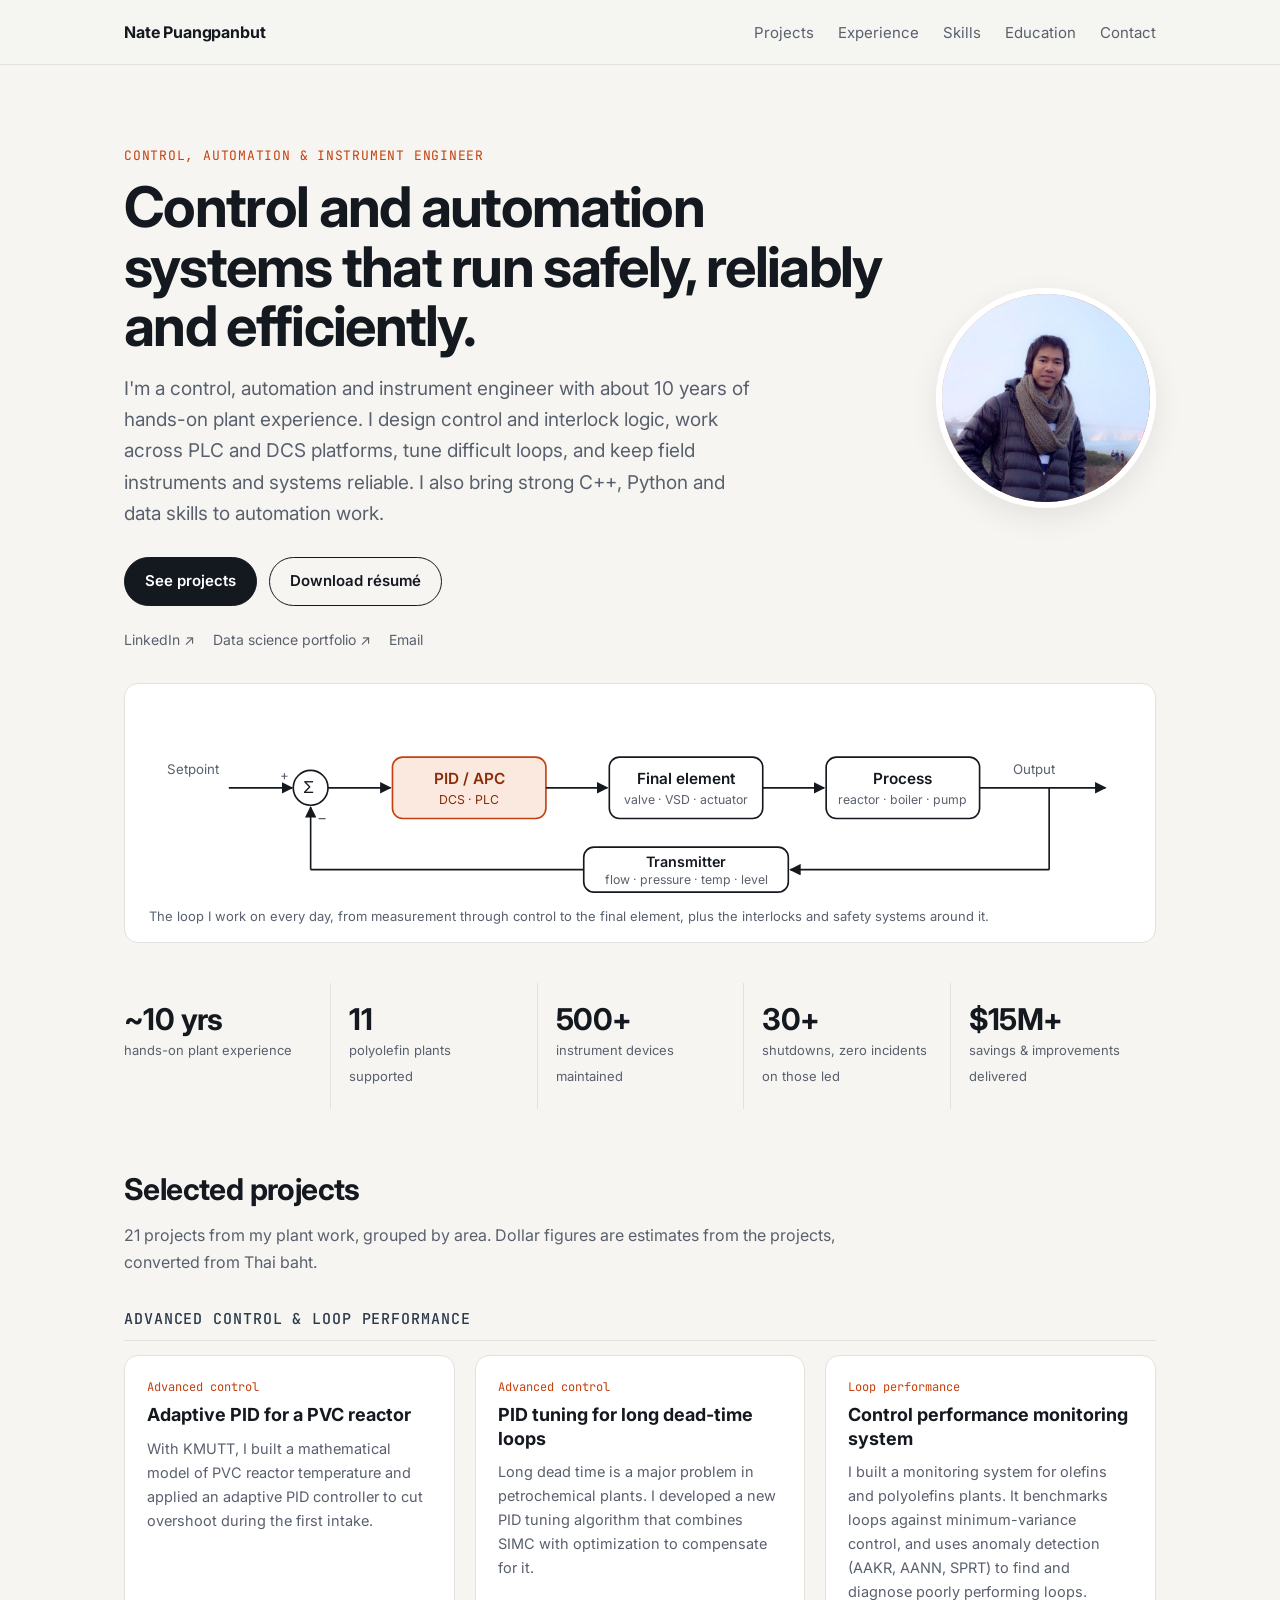
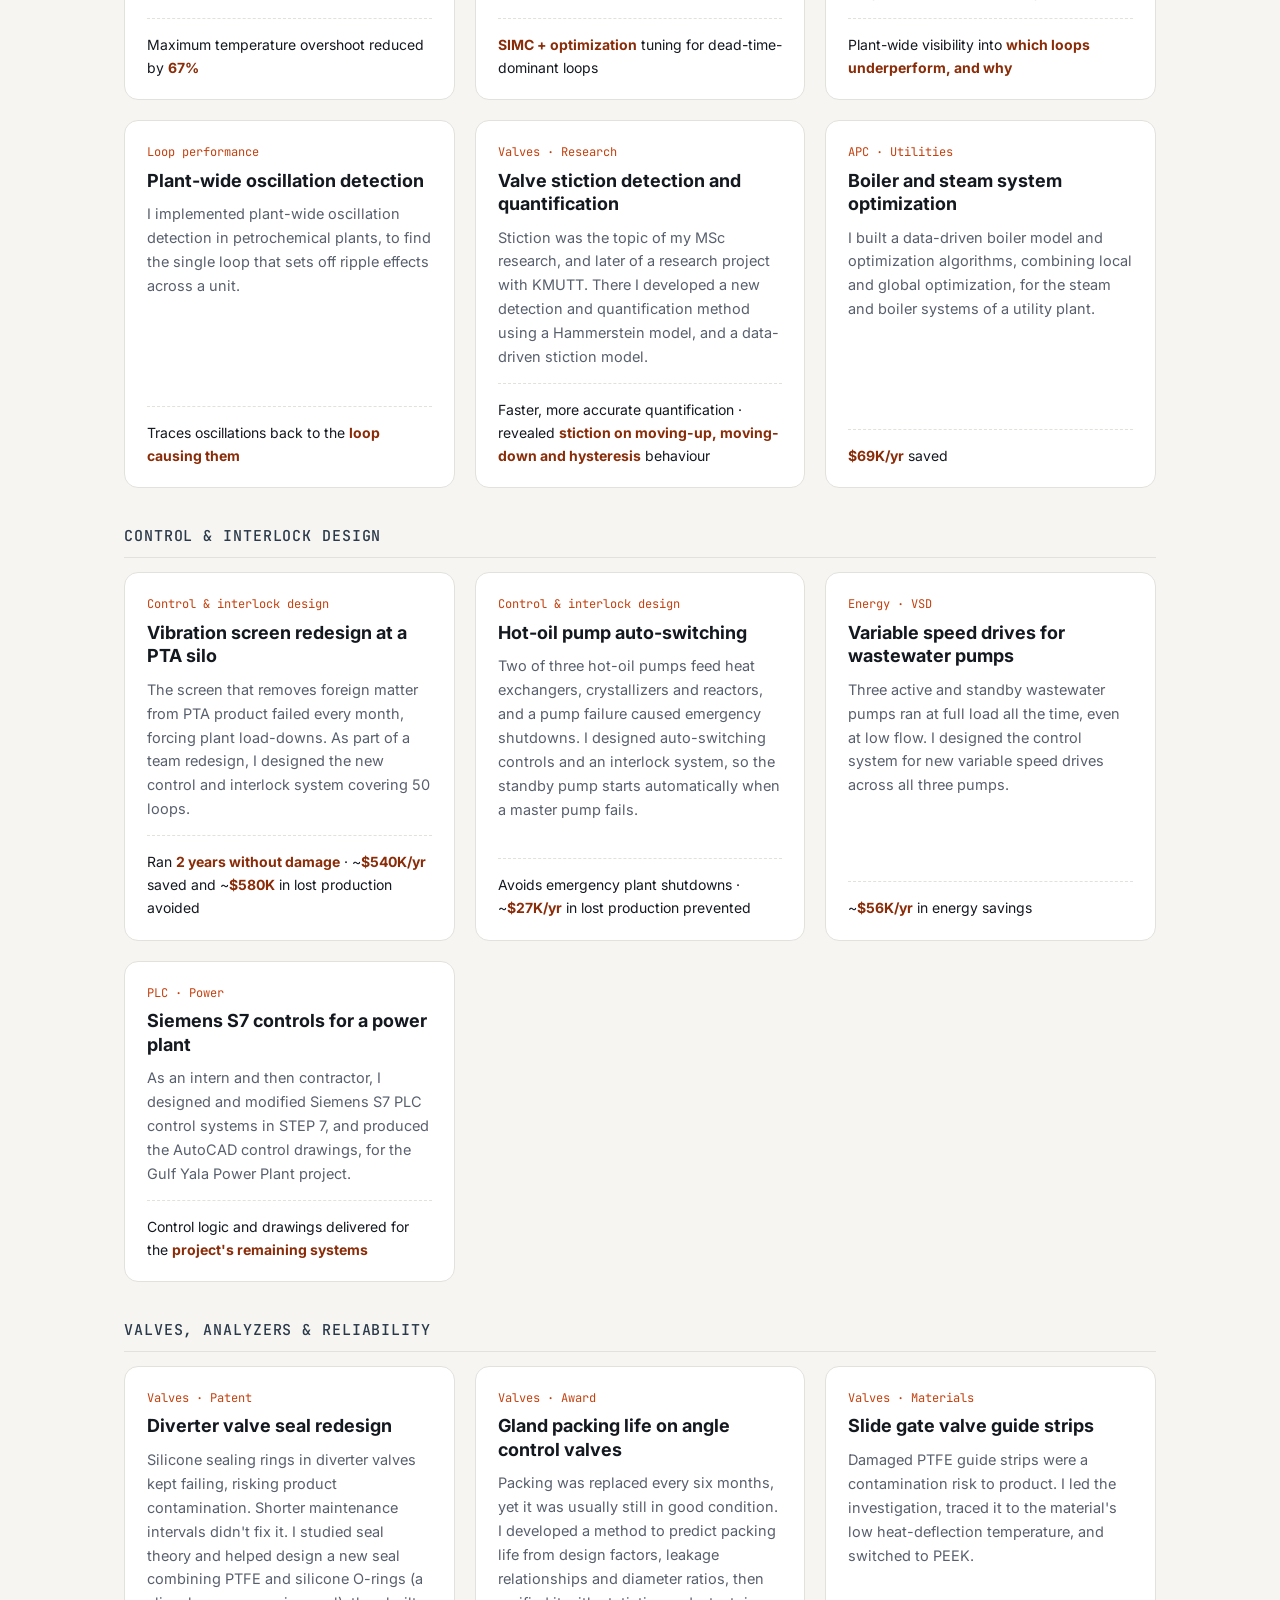
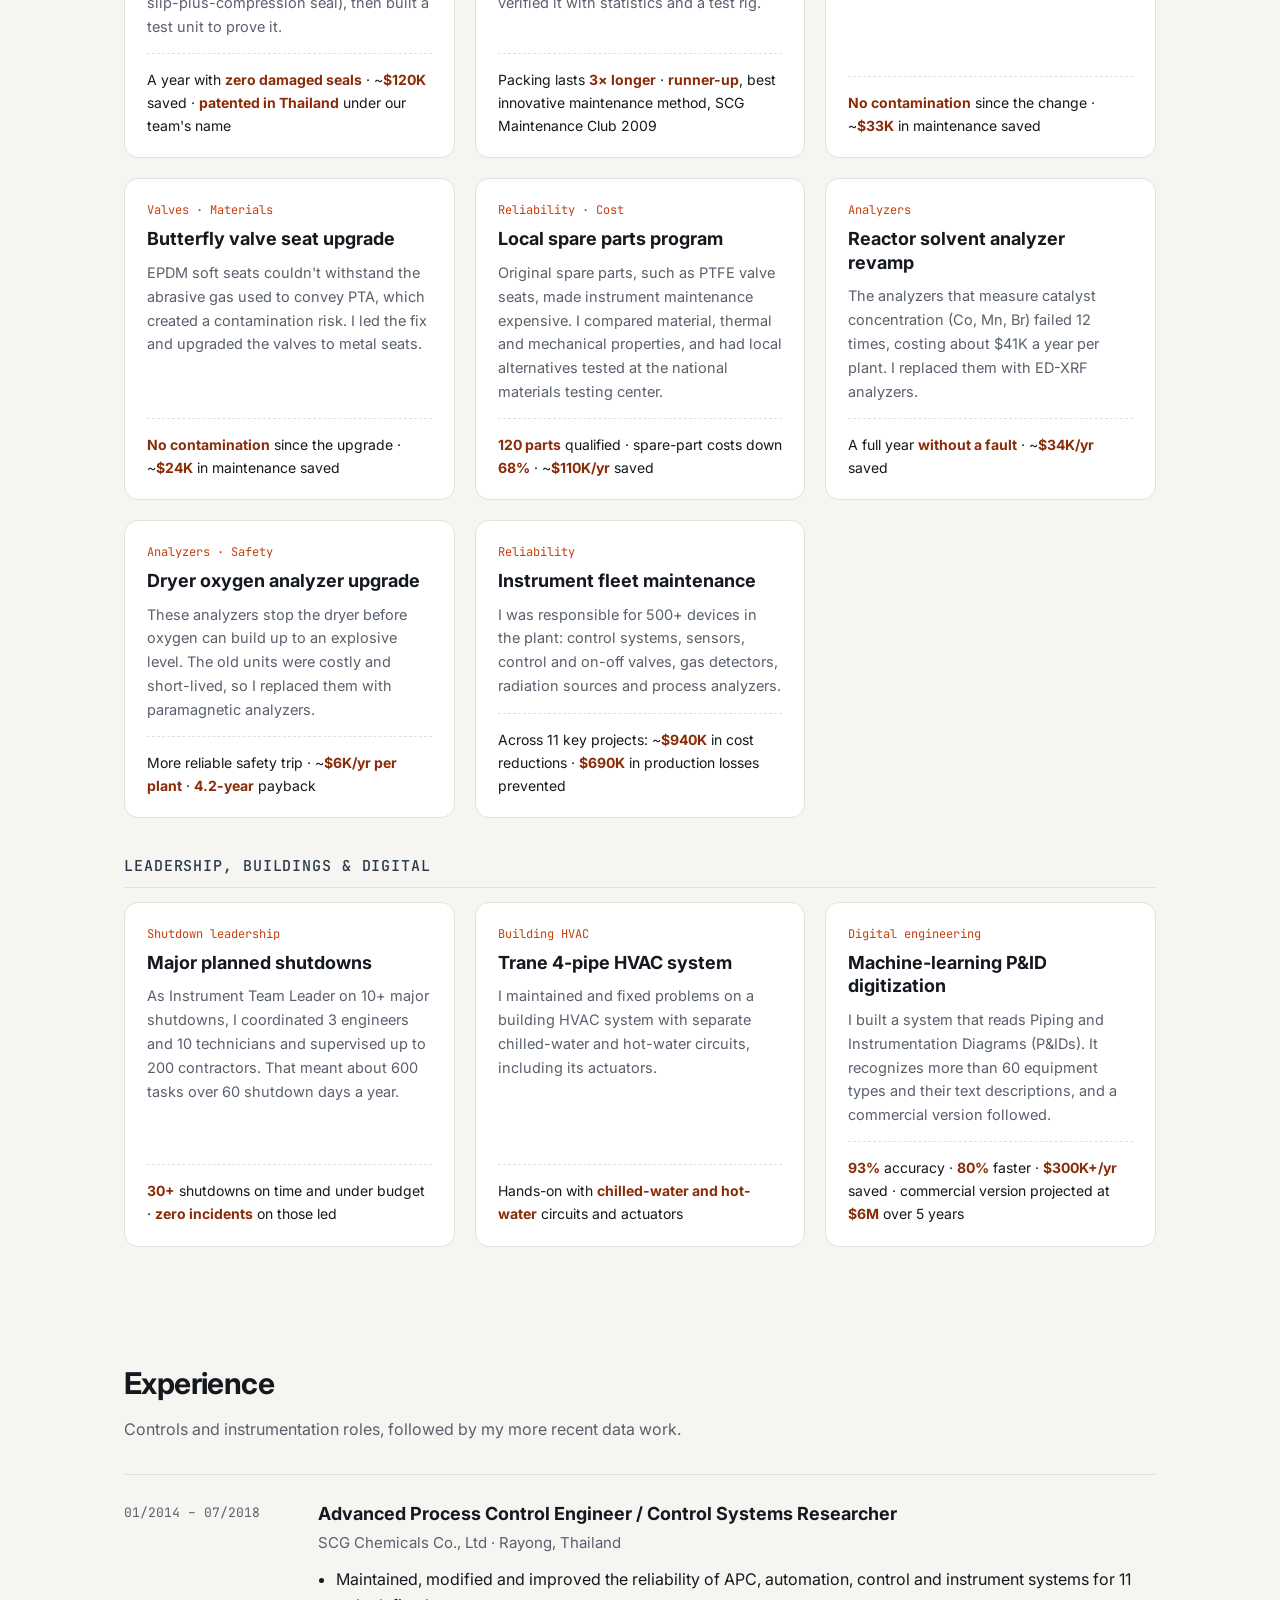
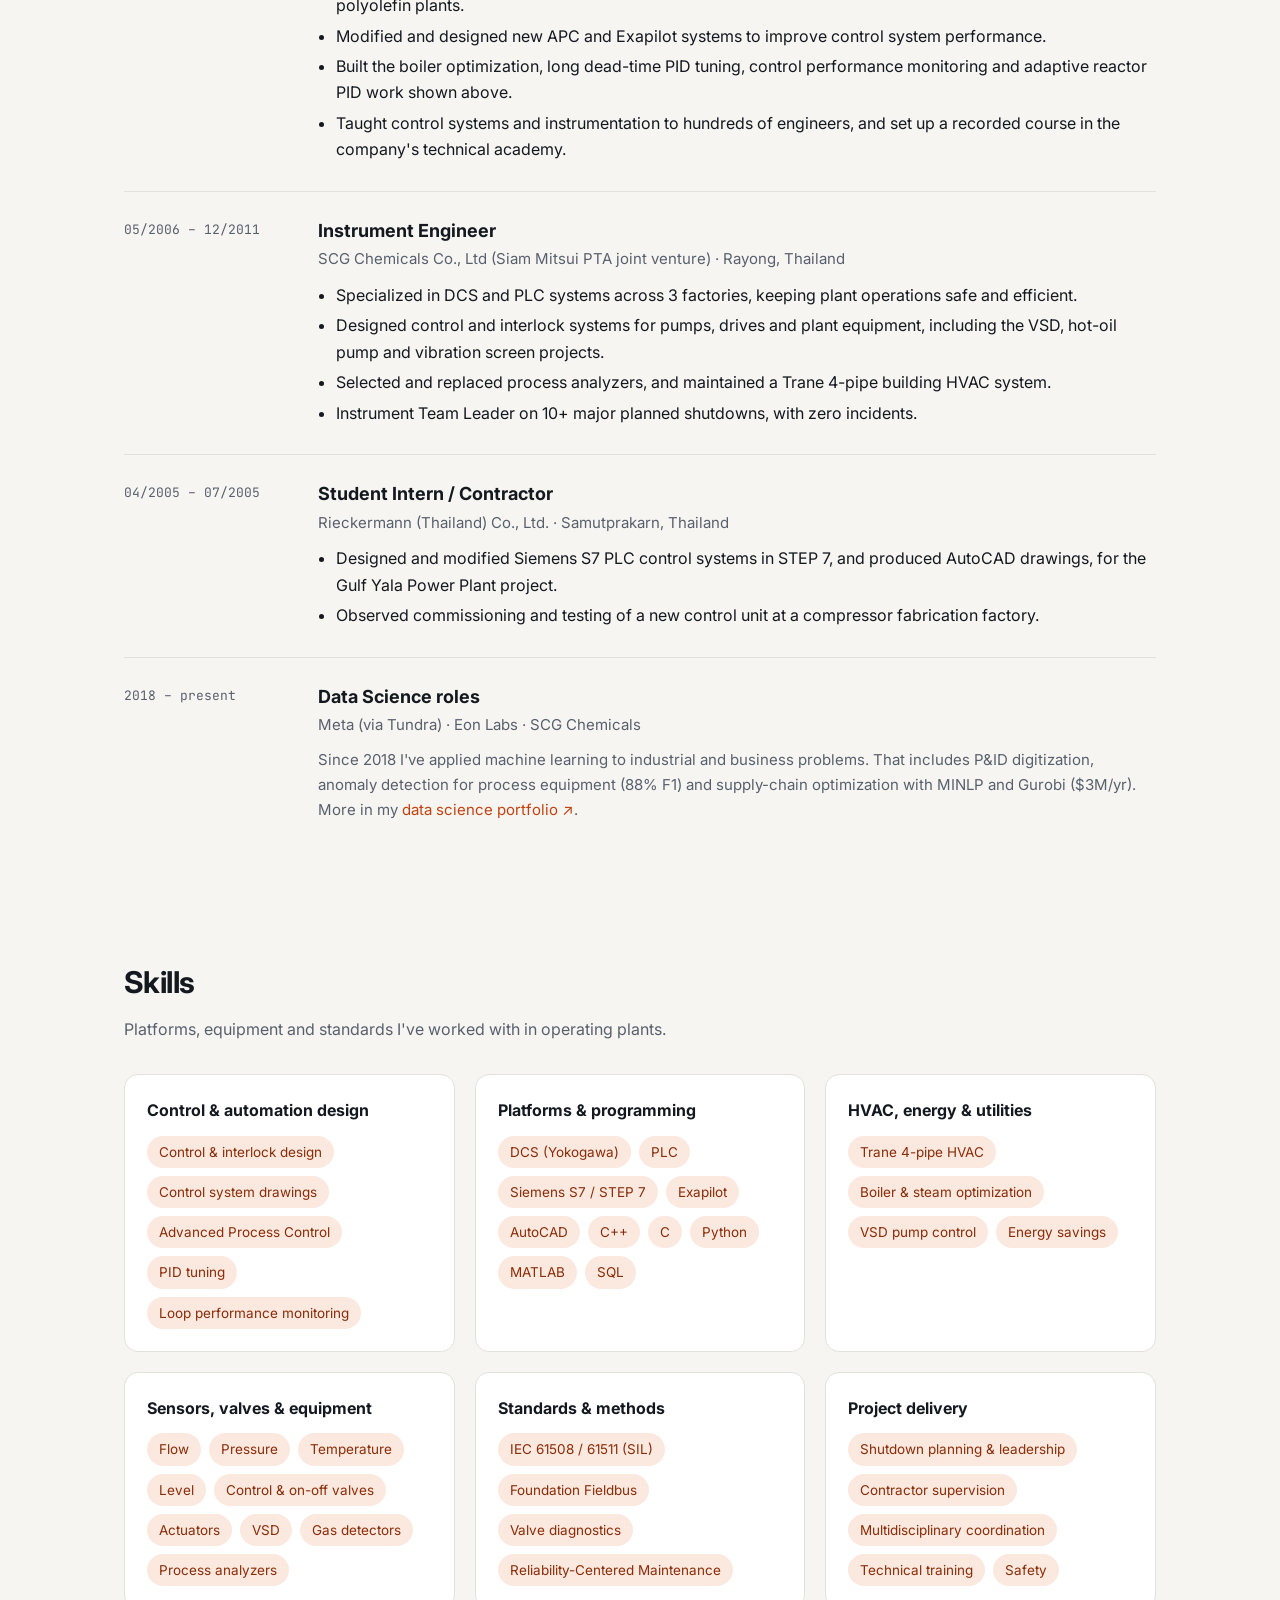
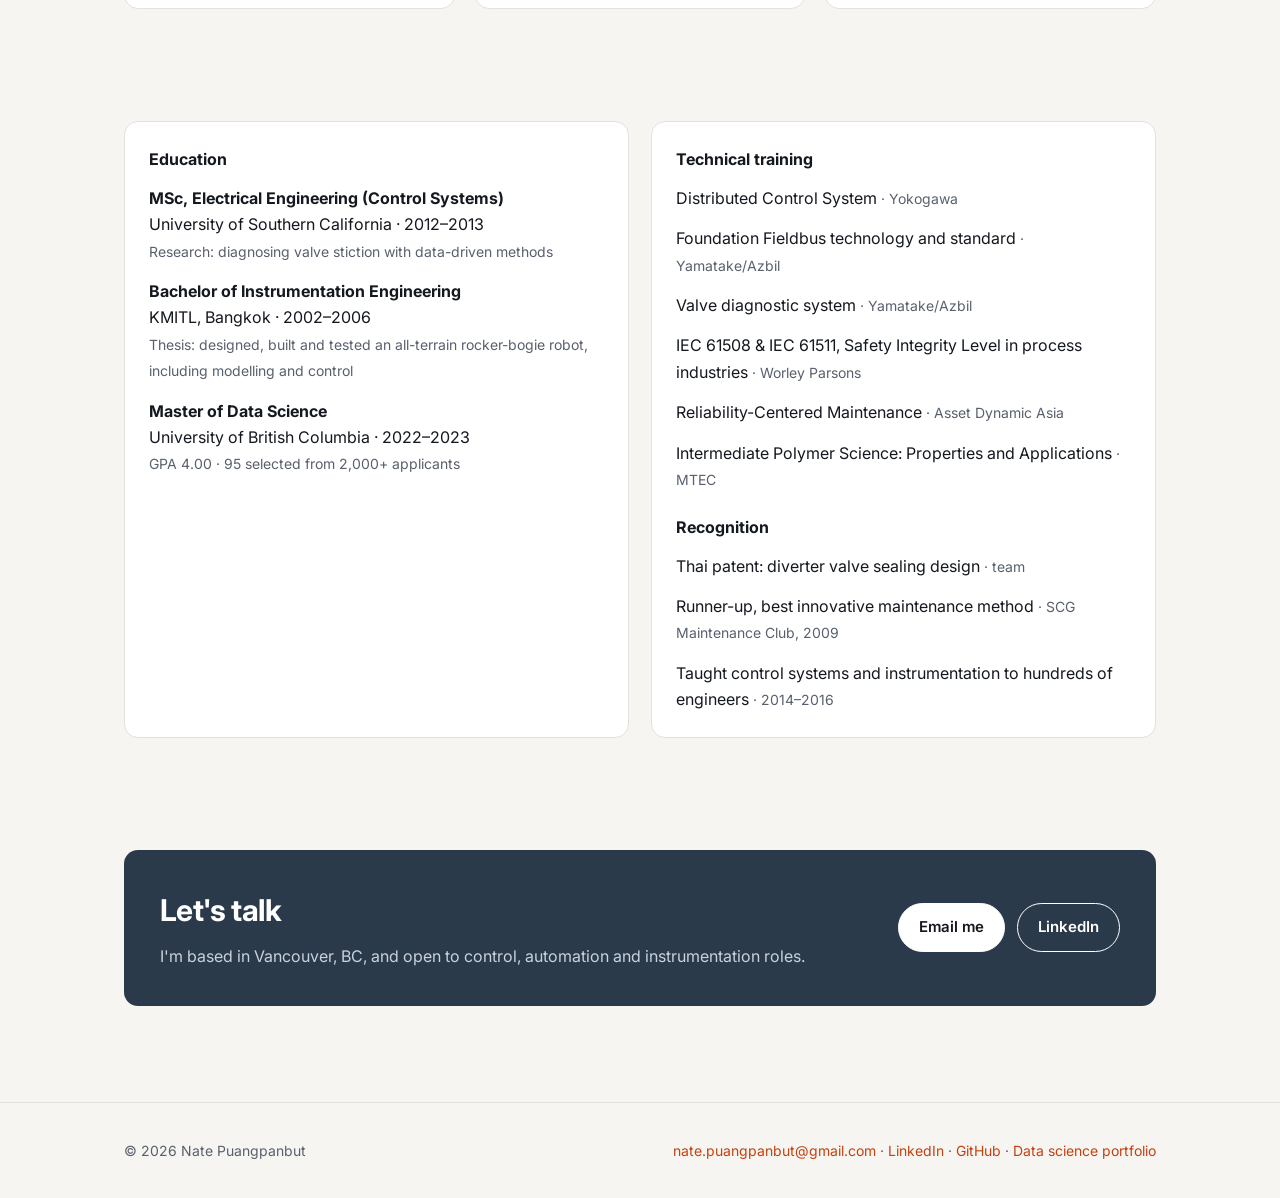
<file: index.html>
<!DOCTYPE html>
<html lang="en"><head><meta charset="utf-8">
<title>Nate Puangpanbut</title>
<meta http-equiv="refresh" content="0; url=home.html">
<link rel="canonical" href="https://suraporn.github.io/controls/home.html">
<script>location.replace('home.html'+location.search+location.hash)</script>
</head><body><p><a href="home.html">Continue to the site →</a></p></body></html>
</file>
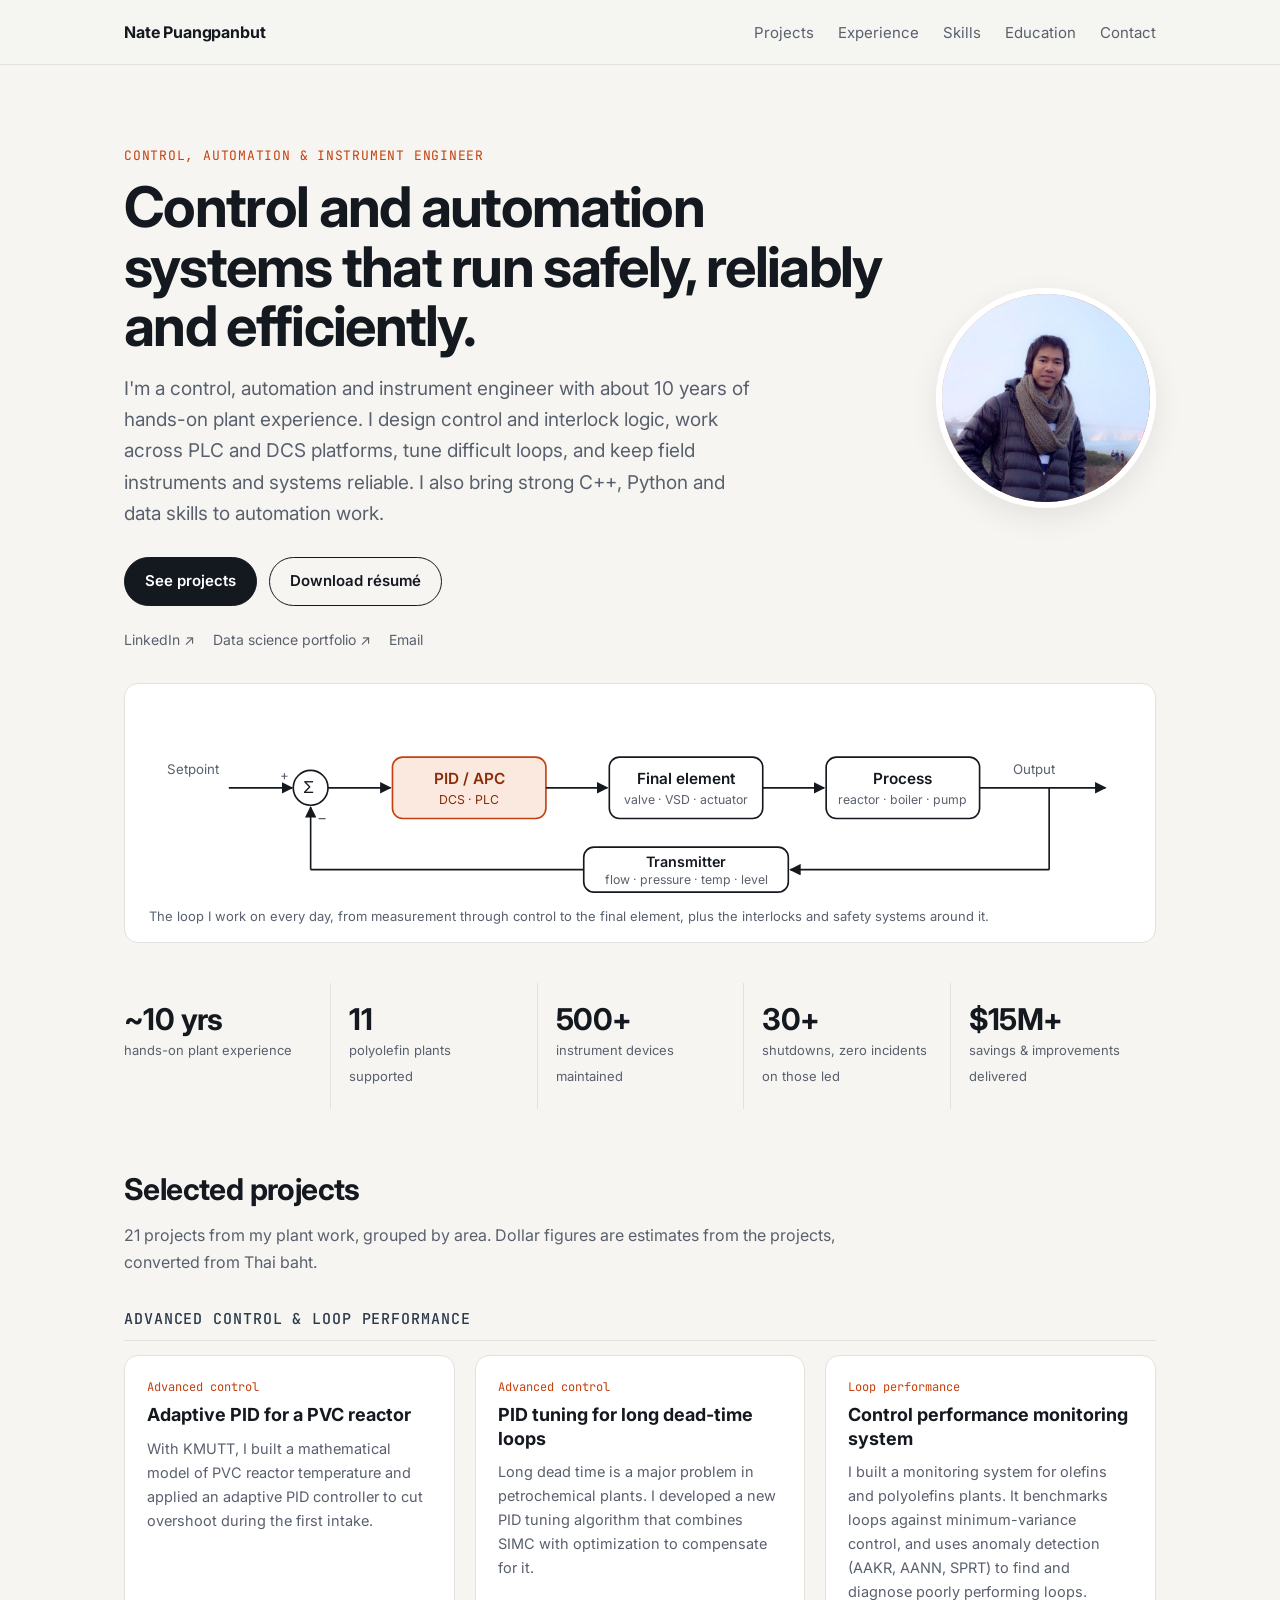
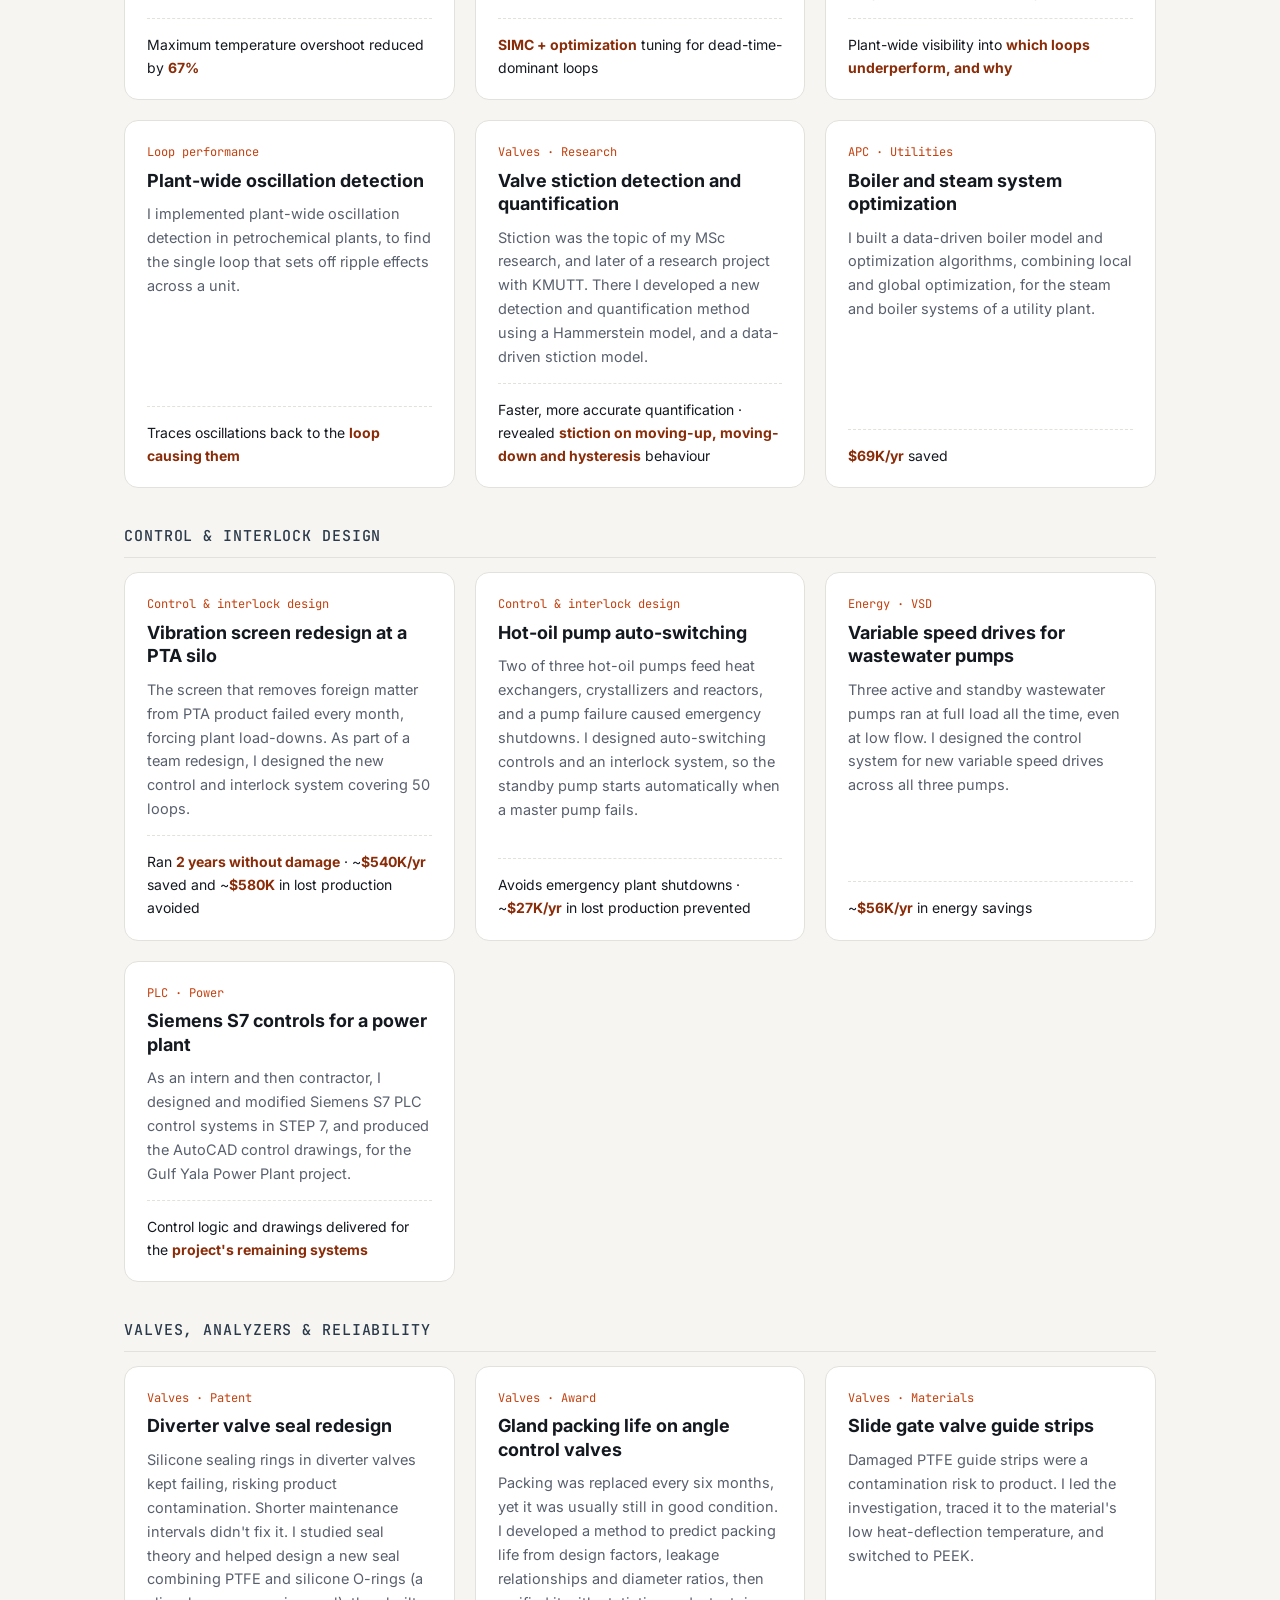
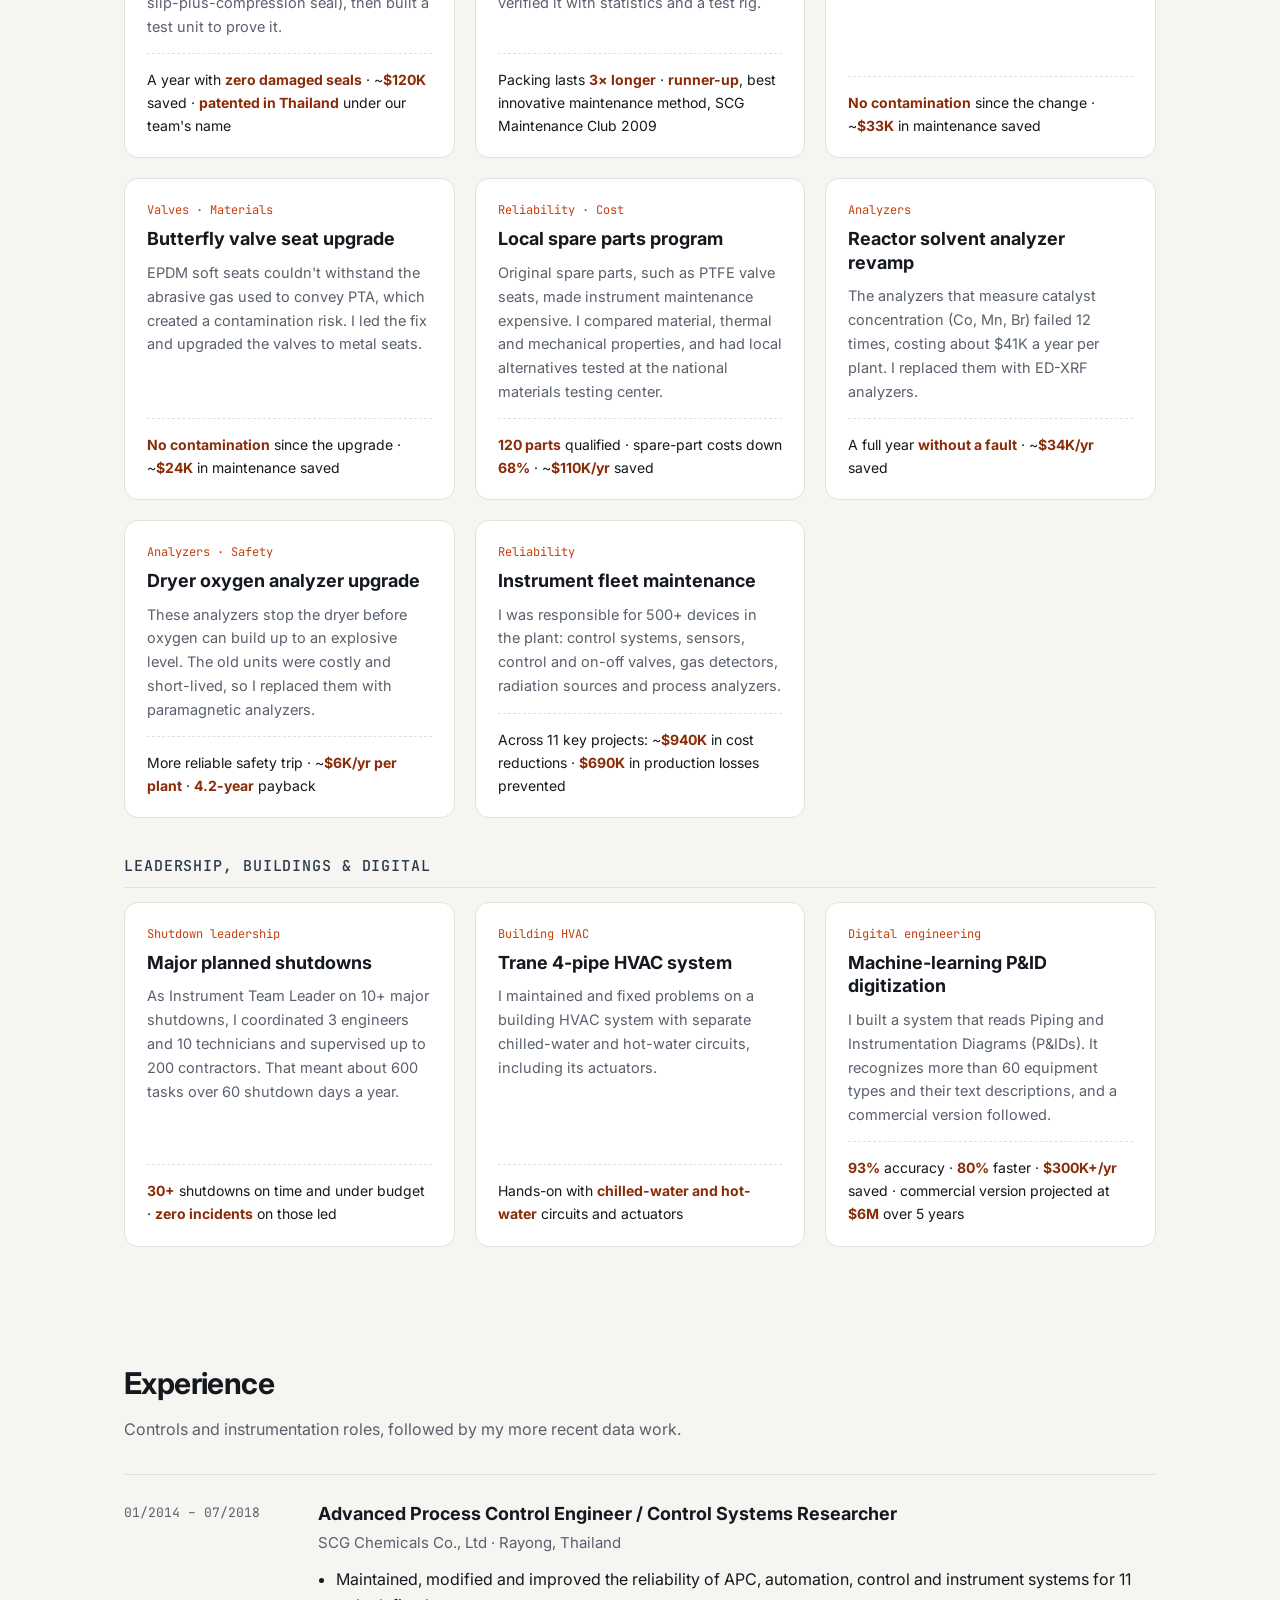
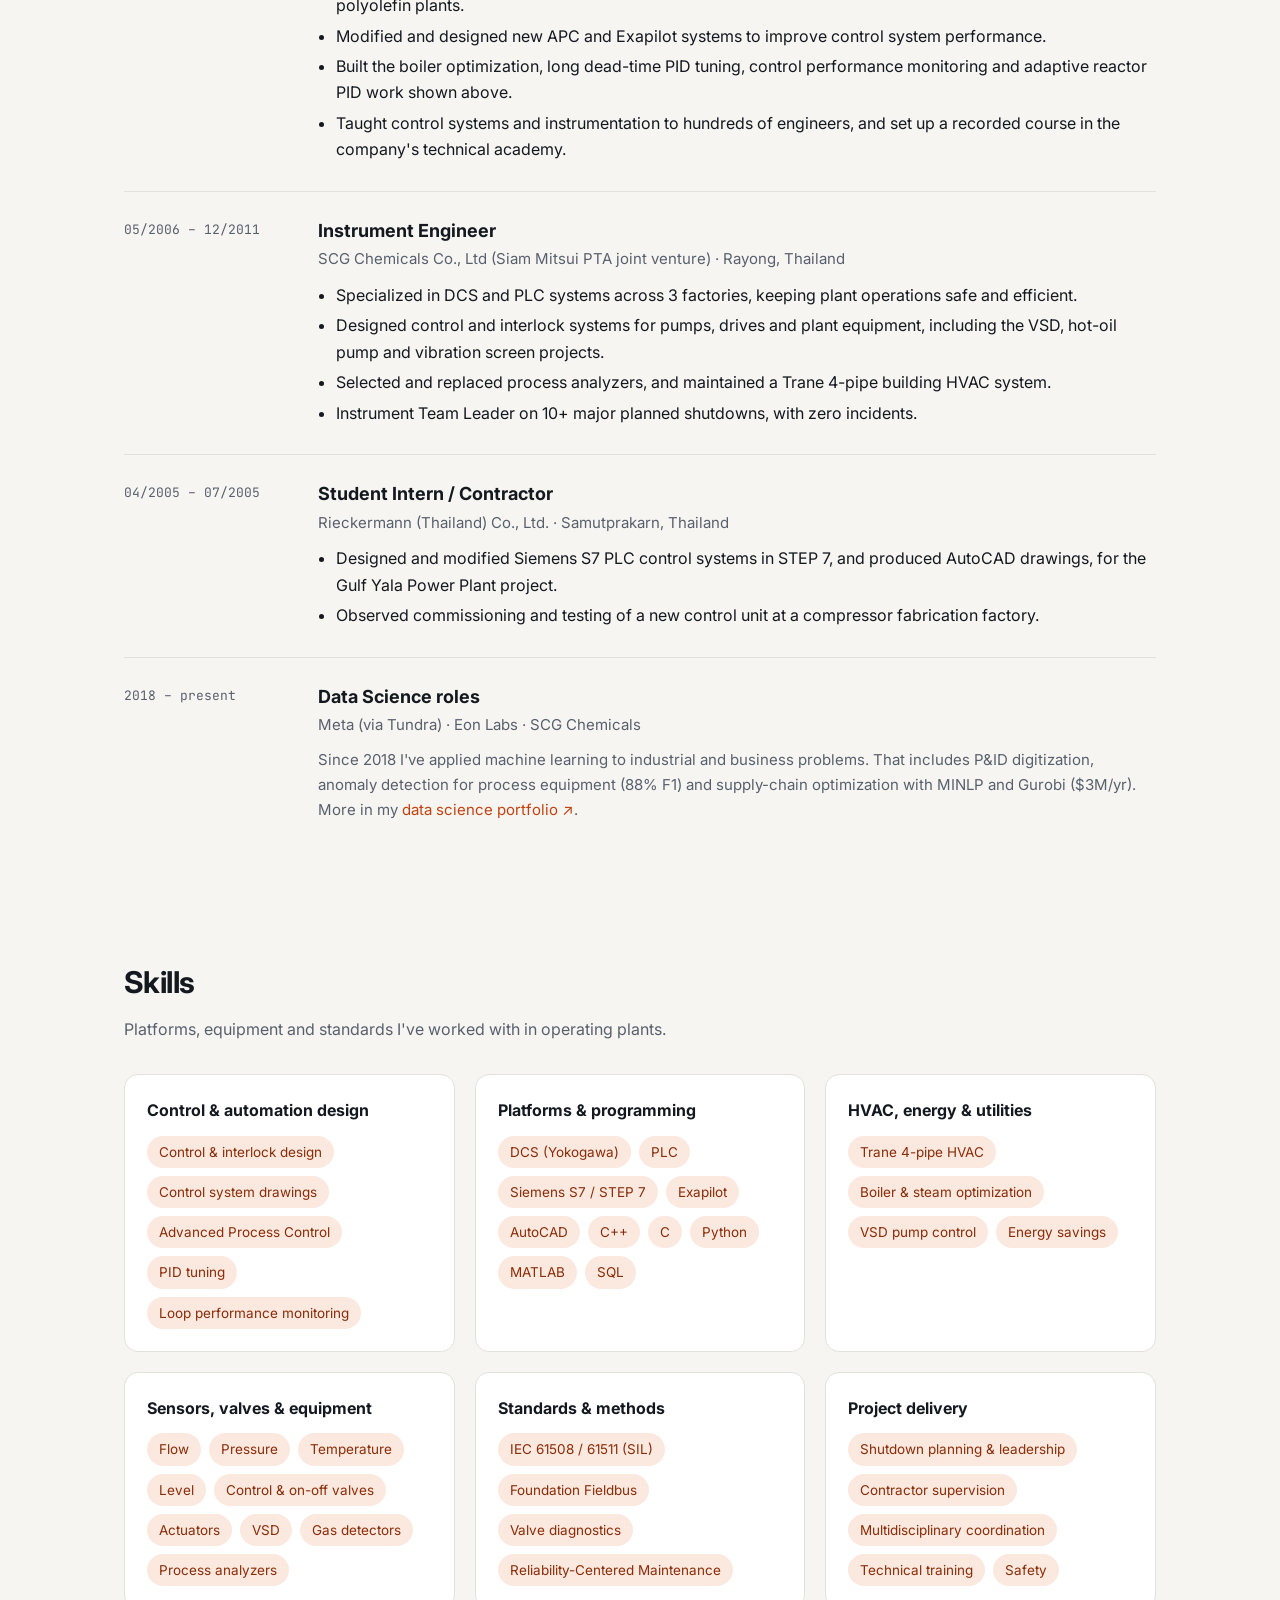
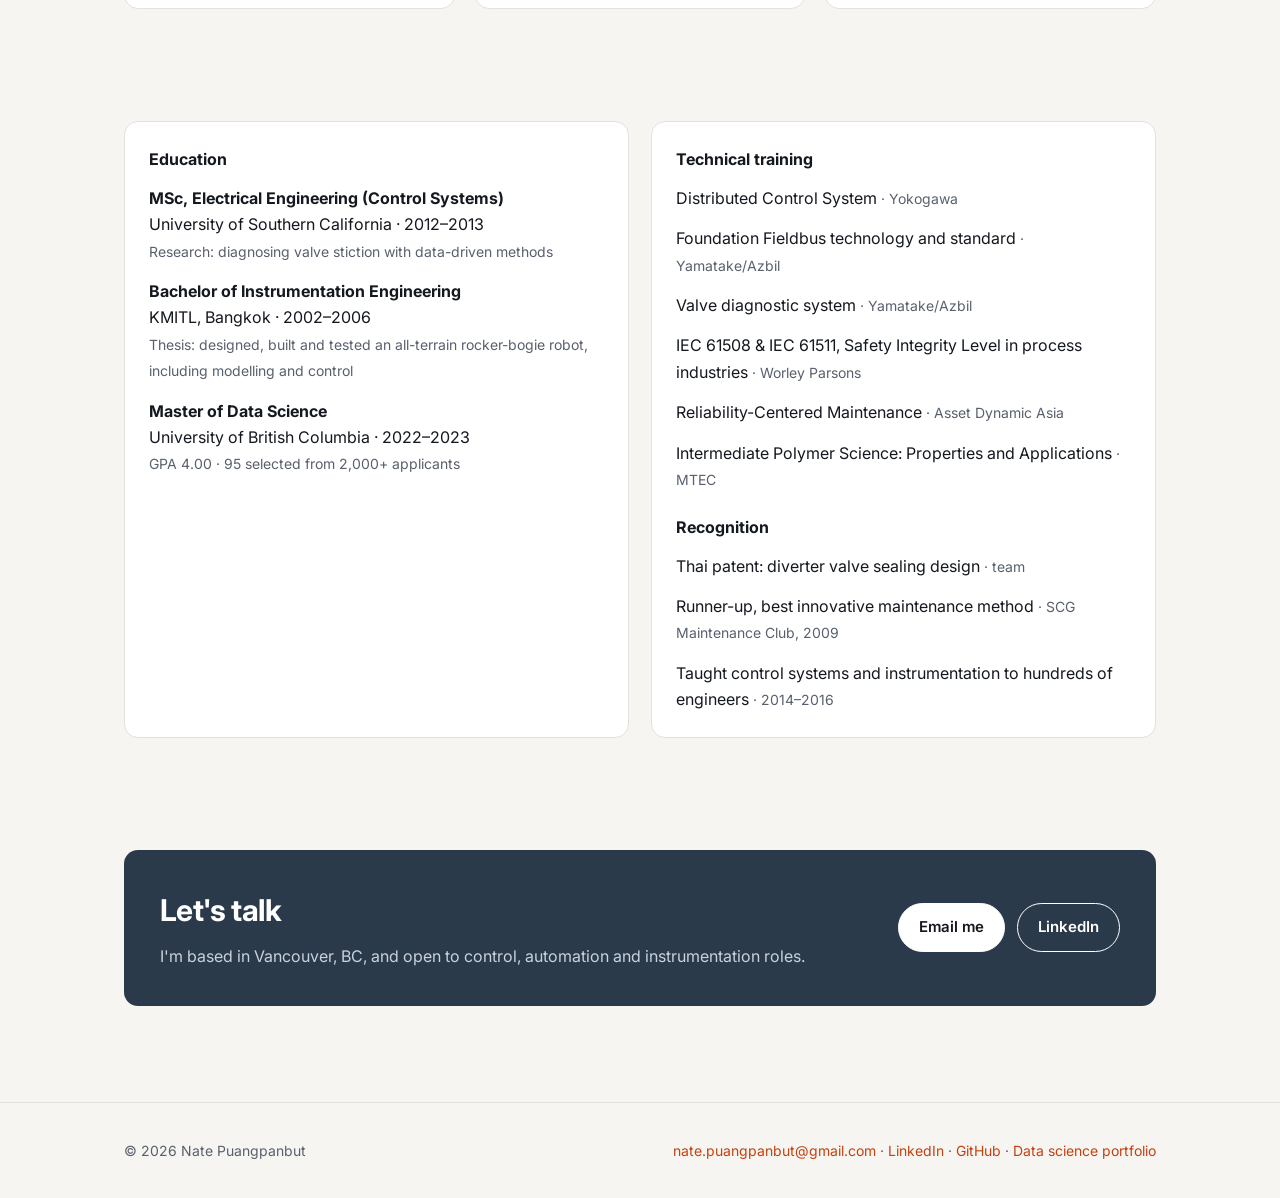
<file: home.html>
<!DOCTYPE html>
<html lang="en">
<head>
<meta charset="utf-8">
<meta name="viewport" content="width=device-width, initial-scale=1">
<title>Nate Puangpanbut | Control, Automation &amp; Instrument Engineer</title>
<meta name="description" content="Control, automation and instrument engineer with about 10 years of plant experience in PLC/DCS, control and interlock design, PID tuning, HVAC and field instrumentation.">
<meta property="og:title" content="Nate Puangpanbut | Control, Automation &amp; Instrument Engineer">
<meta property="og:description" content="Control and automation design, PLC/DCS, interlocks, PID tuning, instrumentation, energy savings and shutdown leadership.">
<meta property="og:image" content="https://suraporn.github.io/controls/images/profile.jpg">
<link rel="icon" href="images/favicon.svg">
<link rel="preconnect" href="https://fonts.googleapis.com">
<link href="https://fonts.googleapis.com/css2?family=Inter:wght@400;500;600;700&family=JetBrains+Mono:wght@500&display=swap" rel="stylesheet">
<link rel="stylesheet" href="style.css?v=2">
</head>
<body>
<header class="site"><div class="wrap">
<a class="brand" href="#top">Nate Puangpanbut</a>
<nav><a href="#work">Projects</a><a href="#experience">Experience</a><a href="#skills">Skills</a><a href="#education">Education</a><a href="#contact">Contact</a></nav>
</div></header>

<main class="wrap" id="top">
<section class="hero" style="padding-bottom:24px">
<div>
<div class="eyebrow">Control, Automation &amp; Instrument Engineer</div>
<h1>Control and automation systems that run safely, reliably and efficiently.</h1>
<p class="lead">I'm a control, automation and instrument engineer with about 10 years of hands-on plant experience. I design control and interlock logic, work across PLC and DCS platforms, tune difficult loops, and keep field instruments and systems reliable. I also bring strong C++, Python and data skills to automation work.</p>
<div class="btns"><a class="btn primary" href="#work">See projects</a><a class="btn" href="files/resume.pdf?v=6" target="_blank">Download résumé</a></div>
<div class="socials">
<a href="https://www.linkedin.com/in/suraporn/" target="_blank" rel="noopener">LinkedIn ↗</a>
<a href="https://suraporn.github.io/ds/" target="_blank" rel="noopener">Data science portfolio ↗</a>
<a href="mailto:nate.puangpanbut@gmail.com">Email</a>
</div>
</div>
<div class="avatar"><span>NP</span><img src="images/profile.jpg" alt="Nate Puangpanbut" onerror="this.remove()"></div>
</section>

<div class="card loop" aria-hidden="true">
<svg viewBox="0 0 960 190" xmlns="http://www.w3.org/2000/svg" font-family="Inter, system-ui, sans-serif">
  <defs><marker id="ar" viewBox="0 0 10 10" refX="9" refY="5" markerWidth="7" markerHeight="7" orient="auto-start-reverse"><path d="M0 0L10 5L0 10z" fill="#14181f"/></marker></defs>
  <g font-size="13" fill="#59606d">
    <text x="18" y="66">Setpoint</text>
  </g>
  <line x1="78" y1="80" x2="140" y2="80" stroke="#14181f" stroke-width="1.6" marker-end="url(#ar)"/>
  <circle cx="158" cy="80" r="17" fill="#fff" stroke="#14181f" stroke-width="1.6"/>
  <text x="151" y="85" font-size="16" fill="#14181f">Σ</text>
  <text x="128" y="72" font-size="13" fill="#59606d">+</text>
  <text x="164" y="114" font-size="15" fill="#59606d">−</text>
  <line x1="175" y1="80" x2="236" y2="80" stroke="#14181f" stroke-width="1.6" marker-end="url(#ar)"/>
  <rect x="238" y="50" width="150" height="60" rx="10" fill="#fbe8de" stroke="#c4410f" stroke-width="1.6"/>
  <text x="313" y="76" font-size="15" font-weight="600" fill="#8a2c08" text-anchor="middle">PID / APC</text>
  <text x="313" y="96" font-size="12" fill="#8a2c08" text-anchor="middle">DCS · PLC</text>
  <line x1="388" y1="80" x2="448" y2="80" stroke="#14181f" stroke-width="1.6" marker-end="url(#ar)"/>
  <rect x="450" y="50" width="150" height="60" rx="10" fill="#fff" stroke="#14181f" stroke-width="1.6"/>
  <text x="525" y="76" font-size="15" font-weight="600" fill="#14181f" text-anchor="middle">Final element</text>
  <text x="525" y="96" font-size="12" fill="#59606d" text-anchor="middle">valve · VSD · actuator</text>
  <line x1="600" y1="80" x2="660" y2="80" stroke="#14181f" stroke-width="1.6" marker-end="url(#ar)"/>
  <rect x="662" y="50" width="150" height="60" rx="10" fill="#fff" stroke="#14181f" stroke-width="1.6"/>
  <text x="737" y="76" font-size="15" font-weight="600" fill="#14181f" text-anchor="middle">Process</text>
  <text x="737" y="96" font-size="12" fill="#59606d" text-anchor="middle">reactor · boiler · pump</text>
  <line x1="812" y1="80" x2="935" y2="80" stroke="#14181f" stroke-width="1.6" marker-end="url(#ar)"/>
  <text x="845" y="66" font-size="13" fill="#59606d">Output</text>
  <line x1="880" y1="80" x2="880" y2="160" stroke="#14181f" stroke-width="1.6"/>
  <line x1="880" y1="160" x2="627" y2="160" stroke="#14181f" stroke-width="1.6" marker-end="url(#ar)"/>
  <rect x="425" y="138" width="200" height="44" rx="10" fill="#fff" stroke="#14181f" stroke-width="1.6"/>
  <text x="525" y="157" font-size="14" font-weight="600" fill="#14181f" text-anchor="middle">Transmitter</text>
  <text x="525" y="174" font-size="12" fill="#59606d" text-anchor="middle">flow · pressure · temp · level</text>
  <line x1="425" y1="160" x2="158" y2="160" stroke="#14181f" stroke-width="1.6"/>
  <line x1="158" y1="160" x2="158" y2="99" stroke="#14181f" stroke-width="1.6" marker-end="url(#ar)"/>
</svg>
<p class="cap">The loop I work on every day, from measurement through control to the final element, plus the interlocks and safety systems around it.</p>
</div>

<div class="stats">
<div><b>~10 yrs</b><span>hands-on plant experience</span></div>
<div><b>11</b><span>polyolefin plants supported</span></div>
<div><b>500+</b><span>instrument devices maintained</span></div>
<div><b>30+</b><span>shutdowns, zero incidents on those led</span></div>
<div><b>$15M+</b><span>savings &amp; improvements delivered</span></div>
</div>

<section id="work">
<h2>Selected projects</h2>
<p class="sub">21 projects from my plant work, grouped by area. Dollar figures are estimates from the projects, converted from Thai baht.</p>
<div class="groups">
<h3 class="group">Advanced control &amp; loop performance</h3>
<div class="cases">
<div class="card case"><div class="tag">Advanced control</div>
<h3>Adaptive PID for a PVC reactor</h3>
<p>With KMUTT, I built a mathematical model of PVC reactor temperature and applied an adaptive PID controller to cut overshoot during the first intake.</p>
<div class="result">Maximum temperature overshoot reduced by <b>67%</b></div></div>
<div class="card case"><div class="tag">Advanced control</div>
<h3>PID tuning for long dead-time loops</h3>
<p>Long dead time is a major problem in petrochemical plants. I developed a new PID tuning algorithm that combines SIMC with optimization to compensate for it.</p>
<div class="result"><b>SIMC + optimization</b> tuning for dead-time-dominant loops</div></div>
<div class="card case"><div class="tag">Loop performance</div>
<h3>Control performance monitoring system</h3>
<p>I built a monitoring system for olefins and polyolefins plants. It benchmarks loops against minimum-variance control, and uses anomaly detection (AAKR, AANN, SPRT) to find and diagnose poorly performing loops.</p>
<div class="result">Plant-wide visibility into <b>which loops underperform, and why</b></div></div>
<div class="card case"><div class="tag">Loop performance</div>
<h3>Plant-wide oscillation detection</h3>
<p>I implemented plant-wide oscillation detection in petrochemical plants, to find the single loop that sets off ripple effects across a unit.</p>
<div class="result">Traces oscillations back to the <b>loop causing them</b></div></div>
<div class="card case"><div class="tag">Valves · Research</div>
<h3>Valve stiction detection and quantification</h3>
<p>Stiction was the topic of my MSc research, and later of a research project with KMUTT. There I developed a new detection and quantification method using a Hammerstein model, and a data-driven stiction model.</p>
<div class="result">Faster, more accurate quantification · revealed <b>stiction on moving-up, moving-down and hysteresis</b> behaviour</div></div>
<div class="card case"><div class="tag">APC · Utilities</div>
<h3>Boiler and steam system optimization</h3>
<p>I built a data-driven boiler model and optimization algorithms, combining local and global optimization, for the steam and boiler systems of a utility plant.</p>
<div class="result"><b>$69K/yr</b> saved</div></div>
</div>
<h3 class="group">Control &amp; interlock design</h3>
<div class="cases">
<div class="card case"><div class="tag">Control &amp; interlock design</div>
<h3>Vibration screen redesign at a PTA silo</h3>
<p>The screen that removes foreign matter from PTA product failed every month, forcing plant load-downs. As part of a team redesign, I designed the new control and interlock system covering 50 loops.</p>
<div class="result">Ran <b>2 years without damage</b> · ~<b>$540K/yr</b> saved and ~<b>$580K</b> in lost production avoided</div></div>
<div class="card case"><div class="tag">Control &amp; interlock design</div>
<h3>Hot-oil pump auto-switching</h3>
<p>Two of three hot-oil pumps feed heat exchangers, crystallizers and reactors, and a pump failure caused emergency shutdowns. I designed auto-switching controls and an interlock system, so the standby pump starts automatically when a master pump fails.</p>
<div class="result">Avoids emergency plant shutdowns · ~<b>$27K/yr</b> in lost production prevented</div></div>
<div class="card case"><div class="tag">Energy · VSD</div>
<h3>Variable speed drives for wastewater pumps</h3>
<p>Three active and standby wastewater pumps ran at full load all the time, even at low flow. I designed the control system for new variable speed drives across all three pumps.</p>
<div class="result">~<b>$56K/yr</b> in energy savings</div></div>
<div class="card case"><div class="tag">PLC · Power</div>
<h3>Siemens S7 controls for a power plant</h3>
<p>As an intern and then contractor, I designed and modified Siemens S7 PLC control systems in STEP 7, and produced the AutoCAD control drawings, for the Gulf Yala Power Plant project.</p>
<div class="result">Control logic and drawings delivered for the <b>project's remaining systems</b></div></div>
</div>
<h3 class="group">Valves, analyzers &amp; reliability</h3>
<div class="cases">
<div class="card case"><div class="tag">Valves · Patent</div>
<h3>Diverter valve seal redesign</h3>
<p>Silicone sealing rings in diverter valves kept failing, risking product contamination. Shorter maintenance intervals didn't fix it. I studied seal theory and helped design a new seal combining PTFE and silicone O-rings (a slip-plus-compression seal), then built a test unit to prove it.</p>
<div class="result">A year with <b>zero damaged seals</b> · ~<b>$120K</b> saved · <b>patented in Thailand</b> under our team's name</div></div>
<div class="card case"><div class="tag">Valves · Award</div>
<h3>Gland packing life on angle control valves</h3>
<p>Packing was replaced every six months, yet it was usually still in good condition. I developed a method to predict packing life from design factors, leakage relationships and diameter ratios, then verified it with statistics and a test rig.</p>
<div class="result">Packing lasts <b>3× longer</b> · <b>runner-up</b>, best innovative maintenance method, SCG Maintenance Club 2009</div></div>
<div class="card case"><div class="tag">Valves · Materials</div>
<h3>Slide gate valve guide strips</h3>
<p>Damaged PTFE guide strips were a contamination risk to product. I led the investigation, traced it to the material's low heat-deflection temperature, and switched to PEEK.</p>
<div class="result"><b>No contamination</b> since the change · ~<b>$33K</b> in maintenance saved</div></div>
<div class="card case"><div class="tag">Valves · Materials</div>
<h3>Butterfly valve seat upgrade</h3>
<p>EPDM soft seats couldn't withstand the abrasive gas used to convey PTA, which created a contamination risk. I led the fix and upgraded the valves to metal seats.</p>
<div class="result"><b>No contamination</b> since the upgrade · ~<b>$24K</b> in maintenance saved</div></div>
<div class="card case"><div class="tag">Reliability · Cost</div>
<h3>Local spare parts program</h3>
<p>Original spare parts, such as PTFE valve seats, made instrument maintenance expensive. I compared material, thermal and mechanical properties, and had local alternatives tested at the national materials testing center.</p>
<div class="result"><b>120 parts</b> qualified · spare-part costs down <b>68%</b> · ~<b>$110K/yr</b> saved</div></div>
<div class="card case"><div class="tag">Analyzers</div>
<h3>Reactor solvent analyzer revamp</h3>
<p>The analyzers that measure catalyst concentration (Co, Mn, Br) failed 12 times, costing about $41K a year per plant. I replaced them with ED-XRF analyzers.</p>
<div class="result">A full year <b>without a fault</b> · ~<b>$34K/yr</b> saved</div></div>
<div class="card case"><div class="tag">Analyzers · Safety</div>
<h3>Dryer oxygen analyzer upgrade</h3>
<p>These analyzers stop the dryer before oxygen can build up to an explosive level. The old units were costly and short-lived, so I replaced them with paramagnetic analyzers.</p>
<div class="result">More reliable safety trip · ~<b>$6K/yr per plant</b> · <b>4.2-year</b> payback</div></div>
<div class="card case"><div class="tag">Reliability</div>
<h3>Instrument fleet maintenance</h3>
<p>I was responsible for 500+ devices in the plant: control systems, sensors, control and on-off valves, gas detectors, radiation sources and process analyzers.</p>
<div class="result">Across 11 key projects: ~<b>$940K</b> in cost reductions · <b>$690K</b> in production losses prevented</div></div>
</div>
<h3 class="group">Leadership, buildings &amp; digital</h3>
<div class="cases">
<div class="card case"><div class="tag">Shutdown leadership</div>
<h3>Major planned shutdowns</h3>
<p>As Instrument Team Leader on 10+ major shutdowns, I coordinated 3 engineers and 10 technicians and supervised up to 200 contractors. That meant about 600 tasks over 60 shutdown days a year.</p>
<div class="result"><b>30+</b> shutdowns on time and under budget · <b>zero incidents</b> on those led</div></div>
<div class="card case"><div class="tag">Building HVAC</div>
<h3>Trane 4-pipe HVAC system</h3>
<p>I maintained and fixed problems on a building HVAC system with separate chilled-water and hot-water circuits, including its actuators.</p>
<div class="result">Hands-on with <b>chilled-water and hot-water</b> circuits and actuators</div></div>
<div class="card case"><div class="tag">Digital engineering</div>
<h3>Machine-learning P&amp;ID digitization</h3>
<p>I built a system that reads Piping and Instrumentation Diagrams (P&amp;IDs). It recognizes more than 60 equipment types and their text descriptions, and a commercial version followed.</p>
<div class="result"><b>93%</b> accuracy · <b>80%</b> faster · <b>$300K+/yr</b> saved · commercial version projected at <b>$6M</b> over 5 years</div></div>
</div>
</div>
</section>

<section id="experience">
<h2>Experience</h2>
<p class="sub">Controls and instrumentation roles, followed by my more recent data work.</p>
<div class="timeline">
<div class="job"><div class="when">01/2014 – 07/2018</div><div>
<h3>Advanced Process Control Engineer / Control Systems Researcher</h3>
<div class="org">SCG Chemicals Co., Ltd · Rayong, Thailand</div>
<ul>
<li>Maintained, modified and improved the reliability of APC, automation, control and instrument systems for 11 polyolefin plants.</li>
<li>Modified and designed new APC and Exapilot systems to improve control system performance.</li>
<li>Built the boiler optimization, long dead-time PID tuning, control performance monitoring and adaptive reactor PID work shown above.</li>
<li>Taught control systems and instrumentation to hundreds of engineers, and set up a recorded course in the company's technical academy.</li>
</ul></div></div>

<div class="job"><div class="when">05/2006 – 12/2011</div><div>
<h3>Instrument Engineer</h3>
<div class="org">SCG Chemicals Co., Ltd (Siam Mitsui PTA joint venture) · Rayong, Thailand</div>
<ul>
<li>Specialized in DCS and PLC systems across 3 factories, keeping plant operations safe and efficient.</li>
<li>Designed control and interlock systems for pumps, drives and plant equipment, including the VSD, hot-oil pump and vibration screen projects.</li>
<li>Selected and replaced process analyzers, and maintained a Trane 4-pipe building HVAC system.</li>
<li>Instrument Team Leader on 10+ major planned shutdowns, with zero incidents.</li>
</ul></div></div>

<div class="job"><div class="when">04/2005 – 07/2005</div><div>
<h3>Student Intern / Contractor</h3>
<div class="org">Rieckermann (Thailand) Co., Ltd. · Samutprakarn, Thailand</div>
<ul>
<li>Designed and modified Siemens S7 PLC control systems in STEP 7, and produced AutoCAD drawings, for the Gulf Yala Power Plant project.</li>
<li>Observed commissioning and testing of a new control unit at a compressor fabrication factory.</li>
</ul></div></div>

<div class="job"><div class="when">2018 – present</div><div>
<h3>Data Science roles</h3>
<div class="org">Meta (via Tundra) · Eon Labs · SCG Chemicals</div>
<p class="brief">Since 2018 I've applied machine learning to industrial and business problems. That includes P&amp;ID digitization, anomaly detection for process equipment (88% F1) and supply-chain optimization with MINLP and Gurobi ($3M/yr). More in my <a href="https://suraporn.github.io/ds/" target="_blank" rel="noopener">data science portfolio ↗</a>.</p>
</div></div>
</div>
</section>

<section id="skills">
<h2>Skills</h2>
<p class="sub">Platforms, equipment and standards I've worked with in operating plants.</p>
<div class="skills">
<div class="card"><h3>Control &amp; automation design</h3><div class="chips"><span>Control &amp; interlock design</span><span>Control system drawings</span><span>Advanced Process Control</span><span>PID tuning</span><span>Loop performance monitoring</span></div></div>
<div class="card"><h3>Platforms &amp; programming</h3><div class="chips"><span>DCS (Yokogawa)</span><span>PLC</span><span>Siemens S7 / STEP 7</span><span>Exapilot</span><span>AutoCAD</span><span>C++</span><span>C</span><span>Python</span><span>MATLAB</span><span>SQL</span></div></div>
<div class="card"><h3>HVAC, energy &amp; utilities</h3><div class="chips"><span>Trane 4-pipe HVAC</span><span>Boiler &amp; steam optimization</span><span>VSD pump control</span><span>Energy savings</span></div></div>
<div class="card"><h3>Sensors, valves &amp; equipment</h3><div class="chips"><span>Flow</span><span>Pressure</span><span>Temperature</span><span>Level</span><span>Control &amp; on-off valves</span><span>Actuators</span><span>VSD</span><span>Gas detectors</span><span>Process analyzers</span></div></div>
<div class="card"><h3>Standards &amp; methods</h3><div class="chips"><span>IEC 61508 / 61511 (SIL)</span><span>Foundation Fieldbus</span><span>Valve diagnostics</span><span>Reliability-Centered Maintenance</span></div></div>
<div class="card"><h3>Project delivery</h3><div class="chips"><span>Shutdown planning &amp; leadership</span><span>Contractor supervision</span><span>Multidisciplinary coordination</span><span>Technical training</span><span>Safety</span></div></div>
</div>
</section>

<section id="education" class="two">
<div class="card box"><h3>Education</h3>
<p><b>MSc, Electrical Engineering (Control Systems)</b><br>University of Southern California · 2012–2013<br><span class="small">Research: diagnosing valve stiction with data-driven methods</span></p>
<p><b>Bachelor of Instrumentation Engineering</b><br>KMITL, Bangkok · 2002–2006<br><span class="small">Thesis: designed, built and tested an all-terrain rocker-bogie robot, including modelling and control</span></p>
<p style="margin:0"><b>Master of Data Science</b><br>University of British Columbia · 2022–2023<br><span class="small">GPA 4.00 · 95 selected from 2,000+ applicants</span></p></div>
<div class="card box"><h3>Technical training</h3>
<p>Distributed Control System <span class="small">· Yokogawa</span></p>
<p>Foundation Fieldbus technology and standard <span class="small">· Yamatake/Azbil</span></p>
<p>Valve diagnostic system <span class="small">· Yamatake/Azbil</span></p>
<p>IEC 61508 &amp; IEC 61511, Safety Integrity Level in process industries <span class="small">· Worley Parsons</span></p>
<p>Reliability-Centered Maintenance <span class="small">· Asset Dynamic Asia</span></p>
<p>Intermediate Polymer Science: Properties and Applications <span class="small">· MTEC</span></p>
<h3 style="margin-top:22px">Recognition</h3>
<p>Thai patent: diverter valve sealing design <span class="small">· team</span></p>
<p>Runner-up, best innovative maintenance method <span class="small">· SCG Maintenance Club, 2009</span></p>
<p style="margin:0">Taught control systems and instrumentation to hundreds of engineers <span class="small">· 2014–2016</span></p></div>
</section>

<section id="contact">
<div class="card contact">
<div><h2>Let's talk</h2><p>I'm based in Vancouver, BC, and open to control, automation and instrumentation roles.</p></div>
<div class="btns"><a class="btn primary" href="mailto:nate.puangpanbut@gmail.com">Email me</a><a class="btn" href="https://www.linkedin.com/in/suraporn/" target="_blank" rel="noopener">LinkedIn</a></div>
</div>
</section>
</main>

<footer class="site"><div class="wrap">
<div>© <span id="yr"></span> Nate Puangpanbut</div>
<div><a href="mailto:nate.puangpanbut@gmail.com">nate.puangpanbut@gmail.com</a> · <a href="https://www.linkedin.com/in/suraporn/" target="_blank" rel="noopener">LinkedIn</a> · <a href="https://github.com/Suraporn" target="_blank" rel="noopener">GitHub</a> · <a href="https://suraporn.github.io/ds/" target="_blank" rel="noopener">Data science portfolio</a></div>
</div></footer>
<script>document.getElementById('yr').textContent=new Date().getFullYear()</script>
</body>
</html>
</file>
<file: style.css>
:root{
  --bg:#f6f5f2; --surface:#fff; --ink:#14181f; --muted:#59606d; --line:#e3e1db;
  --accent:#c4410f; --accent-soft:#fbe8de; --accent-ink:#8a2c08; --steel:#2b3a4a;
  --radius:14px;
  --mono:"JetBrains Mono",ui-monospace,SFMono-Regular,Menlo,monospace;
  --sans:"Inter",system-ui,-apple-system,"Segoe UI",Roboto,sans-serif;
}
*{box-sizing:border-box}
html{scroll-behavior:smooth;scroll-padding-top:72px}
body{margin:0;background:var(--bg);color:var(--ink);font:16px/1.65 var(--sans);-webkit-font-smoothing:antialiased}
a{color:var(--accent);text-decoration:none}
a:hover{text-decoration:underline}
img{max-width:100%;display:block}
.wrap{max-width:1080px;margin:0 auto;padding:0 24px}

/* nav */
header.site{position:sticky;top:0;z-index:10;background:rgba(246,245,242,.9);backdrop-filter:blur(8px);border-bottom:1px solid var(--line)}
header.site .wrap{display:flex;align-items:center;justify-content:space-between;height:64px}
.brand{font-weight:700;letter-spacing:-.01em;color:var(--ink)}
nav a{color:var(--muted);margin-left:24px;font-size:15px}
nav a:hover{color:var(--ink);text-decoration:none}

/* hero */
.hero{padding:80px 0 40px;display:grid;grid-template-columns:1fr 220px;gap:48px;align-items:center}
.eyebrow{font-family:var(--mono);font-size:13px;color:var(--accent);letter-spacing:.06em;text-transform:uppercase}
.hero h1{font-size:clamp(36px,5.6vw,56px);line-height:1.06;letter-spacing:-.03em;margin:12px 0 16px}
.hero p.lead{font-size:19px;color:var(--muted);max-width:640px;margin:0 0 28px}
.avatar{position:relative;overflow:hidden;display:flex;align-items:center;justify-content:center;color:#fff;font:700 56px var(--sans);width:220px;height:220px;border-radius:50%;background:linear-gradient(135deg,#f3c7ae,var(--accent));border:6px solid var(--surface);box-shadow:0 10px 30px rgba(0,0,0,.08)}
.avatar img{position:absolute;inset:0;width:100%;height:100%;object-fit:cover}
.btns{display:flex;gap:12px;flex-wrap:wrap}
.btn{display:inline-block;padding:11px 20px;border-radius:999px;font-weight:600;font-size:15px;border:1px solid var(--ink);color:var(--ink)}
.btn.primary{background:var(--ink);color:#fff}
.btn:hover{text-decoration:none;opacity:.88}
.socials{display:flex;gap:18px;margin-top:22px;font-size:14px;flex-wrap:wrap}
.socials a{color:var(--muted)}

/* control loop diagram */
.loop{margin:8px 0 0;padding:22px 24px 14px}
.loop svg{width:100%;height:auto;display:block}
.loop .cap{font-size:13px;color:var(--muted);margin:6px 0 0}

/* stats */
.stats{display:grid;grid-template-columns:repeat(5,1fr);gap:0;margin:40px 0 0}
.stats div{padding:20px 18px;border-left:1px solid var(--line)}
.stats div:first-child{border-left:0;padding-left:0}
.stats b{display:block;font-size:30px;letter-spacing:-.02em;line-height:1.1}
.stats span{font-size:13px;color:var(--muted)}

/* sections */
section{padding:56px 0}
h2{font-size:30px;letter-spacing:-.02em;margin:0 0 8px}
.sub{color:var(--muted);margin:0 0 32px;max-width:760px}
.card{background:var(--surface);border:1px solid var(--line);border-radius:var(--radius)}

/* case studies */
.groups h3.group{font-size:15px;font-family:var(--mono);font-weight:500;color:var(--steel);text-transform:uppercase;letter-spacing:.06em;margin:36px 0 14px;padding-bottom:8px;border-bottom:1px solid var(--line)}
.groups h3.group:first-child{margin-top:0}
.cases{display:grid;grid-template-columns:repeat(auto-fill,minmax(320px,1fr));gap:20px}
.case{padding:22px 22px 20px;display:flex;flex-direction:column}
.case .tag{font-family:var(--mono);font-size:12px;color:var(--accent)}
.case h3{font-size:18px;line-height:1.3;margin:6px 0 10px}
.case p{color:var(--muted);font-size:14.5px;margin:0 0 14px}
.case .result{margin-top:auto;padding-top:14px;border-top:1px dashed var(--line);font-size:14px;color:var(--ink)}
.case .result b{color:var(--accent-ink)}

/* experience */
.timeline .job{display:grid;grid-template-columns:170px 1fr;gap:24px;padding:24px 0;border-top:1px solid var(--line)}
.timeline .when{font-family:var(--mono);font-size:13px;color:var(--muted);padding-top:3px}
.timeline h3{margin:0;font-size:18px}
.timeline .org{color:var(--muted);font-size:15px;margin:2px 0 10px}
.timeline ul{margin:0;padding-left:18px}
.timeline li{margin:4px 0}
.timeline .brief{color:var(--muted);font-size:15px;margin:0}

/* skills */
.skills{display:grid;grid-template-columns:repeat(auto-fill,minmax(300px,1fr));gap:20px}
.skills .card{padding:22px}
.skills h3{font-size:16px;margin:0 0 12px}
.chips{display:flex;flex-wrap:wrap;gap:8px}
.chips span{background:var(--accent-soft);color:var(--accent-ink);padding:5px 12px;border-radius:999px;font-size:13.5px}

.two{display:grid;grid-template-columns:1fr 1fr;gap:22px}
.box{padding:24px}
.box h3{margin:0 0 12px;font-size:16px}
.box p{margin:0 0 14px}
.small{color:var(--muted);font-size:14px}

/* contact */
.contact{padding:36px;display:grid;grid-template-columns:1fr auto;gap:24px;align-items:center;background:var(--steel);color:#fff;border:0}
.contact h2{color:#fff}
.contact p{color:#c9d2dc;margin:0}
.contact .btn{border-color:#fff;color:#fff}
.contact .btn.primary{background:#fff;color:var(--ink)}

footer.site{border-top:1px solid var(--line);padding:36px 0;margin-top:40px;color:var(--muted);font-size:14px}
footer.site .wrap{display:flex;justify-content:space-between;flex-wrap:wrap;gap:16px}

@media (max-width:900px){
  .stats{grid-template-columns:repeat(3,1fr)}
  .stats div:nth-child(4){border-left:0;padding-left:0}
}
@media (max-width:760px){
  header.site .wrap{height:auto;flex-wrap:wrap;padding-top:12px;padding-bottom:10px;row-gap:6px}
  nav{width:100%;display:flex;gap:14px;overflow-x:auto}
  nav a{margin-left:0;font-size:14px;white-space:nowrap}
  .hero{grid-template-columns:1fr;padding-top:44px}
  .avatar{width:140px;height:140px;font-size:40px;order:-1}
  .stats{grid-template-columns:repeat(2,1fr)}
  .stats div{border-left:0;padding-left:0}
  .timeline .job{grid-template-columns:1fr;gap:6px}
  .two,.contact{grid-template-columns:1fr}
}
</file>
